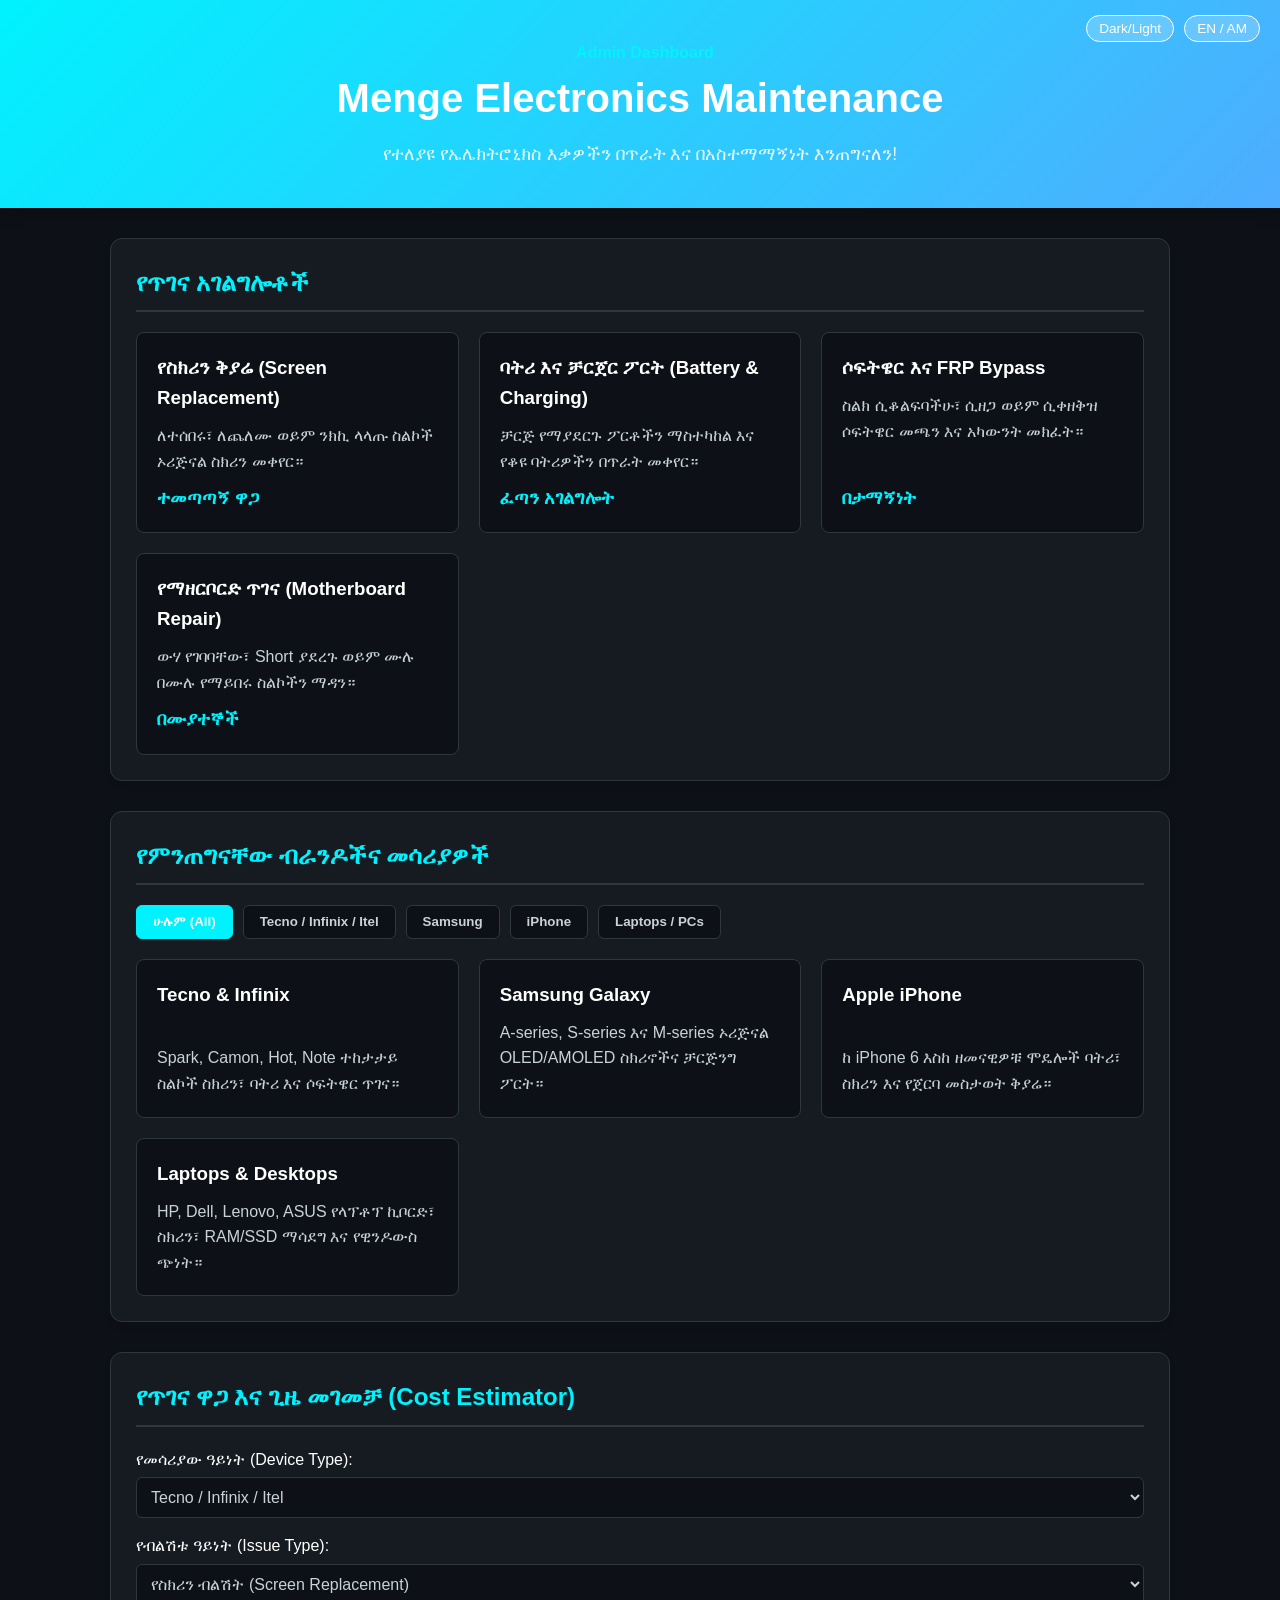
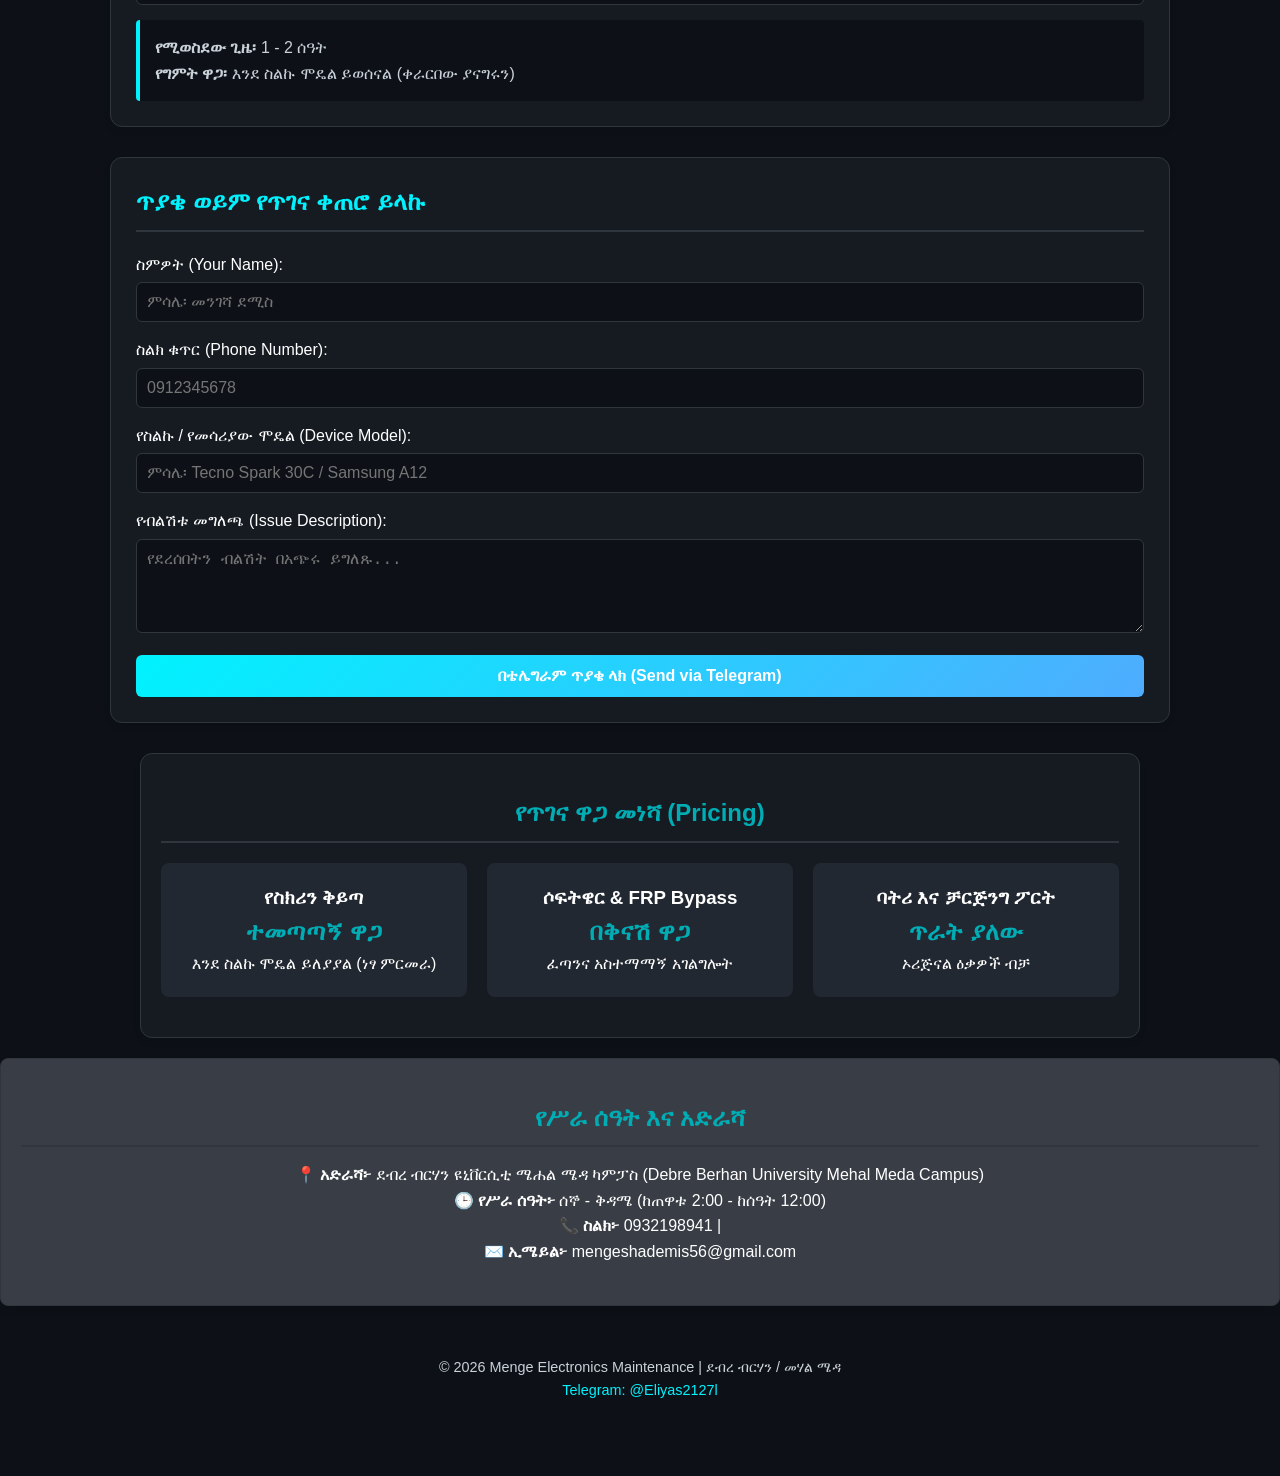
<file: index.html>
<!DOCTYPE html>
<html lang="am">
<head><meta name="google-site-verification" content="opJY-JzjU0RrLNpczs0YMcgzYXHsgHi6a5uOU_qYP2U" />
    <meta charset="UTF-8">
    <meta name="viewport" content="width=device-width, initial-scale=1.0"><!-- SEO Meta Tags -->
    <meta name="description" content="Menge Electronics Maintenance - በደብረ ብርሃን ዩኒቨርሲቲ ሜሐል ሜዳ ካምፓስ የሞባይል፣ ላፕቶፕ፣ ስክሪን እና ሶፍትዌር ጥገና አገልግሎት።">
    <meta name="keywords" content="Menge Electronics, Menge Maintenance, Debre Berhan University, Mehal Meda, Phone repair, Screen replacement, FRP bypass, Laptop repair">
    <meta name="author" content="Mengesha Demis">
    <meta name="robots" content="index, follow">
    <title>Menge Electronics Maintenance</title>
    <style>
        :root {
            --bg-color: #0d1117;
            --card-bg: #161b22;
            --text-color: #c9d1d9;
            --text-heading: #ffffff;
            --accent-color: #00f2fe;
            --accent-secondary: #4facfe;
            --border-color: #30363d;
            --font-main: 'Segoe UI', Tahoma, Geneva, Verdana, sans-serif;
        }

        [data-theme="light"] {
            --bg-color: #f4f6f9;
            --card-bg: #ffffff;
            --text-color: #24292e;
            --text-heading: #000000;
            --accent-color: #0052d4;
            --accent-secondary: #4364f7;
            --border-color: #e1e4e8;
        }

        * {
            box-sizing: border-box;
            margin: 0;
            padding: 0;
            transition: background-color 0.3s, color 0.3s;
        }

        body {
            font-family: var(--font-main);
            background-color: var(--bg-color);
            color: var(--text-color);
            line-height: 1.6;
            padding-bottom: 50px;
        }

        header {
            background: linear-gradient(135deg, var(--accent-color), var(--accent-secondary));
            color: #fff;
            padding: 40px 20px;
            text-align: center;
            position: relative;
            box-shadow: 0 4px 15px rgba(0,0,0,0.3);
        }

        header h1 {
            font-size: 2.5rem;
            margin-bottom: 10px;
            color: #fff;
        }

        header p {
            font-size: 1.1rem;
            opacity: 0.9;
        }

        .controls {
            position: absolute;
            top: 15px;
            right: 20px;
            display: flex;
            gap: 10px;
        }

        .btn-ctrl {
            background: rgba(255,255,255,0.2);
            border: 1px solid #fff;
            color: #fff;
            padding: 5px 12px;
            border-radius: 20px;
            cursor: pointer;
            font-size: 0.85rem;
        }

        .btn-ctrl:hover {
            background: rgba(255,255,255,0.4);
        }

        .container {
            max-width: 1100px;
            margin: 30px auto;
            padding: 0 20px;
        }

        section {
            background: var(--card-bg);
            border: 1px solid var(--border-color);
            border-radius: 12px;
            padding: 25px;
            margin-bottom: 30px;
            box-shadow: 0 4px 6px rgba(0,0,0,0.1);
        }

        h2 {
            color: var(--accent-color);
            margin-bottom: 20px;
            border-bottom: 2px solid var(--border-color);
            padding-bottom: 8px;
            font-size: 1.5rem;
        }

        /* Filter Controls */
        .filter-buttons {
            display: flex;
            flex-wrap: wrap;
            gap: 10px;
            margin-bottom: 20px;
        }

        .filter-btn {
            background: var(--bg-color);
            color: var(--text-color);
            border: 1px solid var(--border-color);
            padding: 8px 16px;
            border-radius: 6px;
            cursor: pointer;
            font-weight: bold;
        }

        .filter-btn.active, .filter-btn:hover {
            background: var(--accent-color);
            color: #fff;
            border-color: var(--accent-color);
        }

        /* Service & Device Cards Grid */
        .grid {
            display: grid;
            grid-template-columns: repeat(auto-fit, minmax(280px, 1fr));
            gap: 20px;
        }

        .card {
            background: var(--bg-color);
            border: 1px solid var(--border-color);
            border-radius: 8px;
            padding: 20px;
            display: flex;
            flex-direction: column;
            justify-content: space-between;
        }

        .card h3 {
            color: var(--text-heading);
            margin-bottom: 10px;
        }

        .card .price {
            color: var(--accent-color);
            font-weight: bold;
            font-size: 1.1rem;
            margin-top: 10px;
        }

        /* Form & Estimator Styles */
        .form-group {
            margin-bottom: 15px;
        }

        label {
            display: block;
            margin-bottom: 5px;
            color: var(--text-heading);
            font-weight: 500;
        }

        input, select, textarea {
            width: 100%;
            padding: 10px;
            background: var(--bg-color);
            border: 1px solid var(--border-color);
            color: var(--text-color);
            border-radius: 6px;
            font-size: 1rem;
        }

        input:focus, select:focus, textarea:focus {
            outline: none;
            border-color: var(--accent-color);
        }

        .btn-submit {
            background: linear-gradient(135deg, var(--accent-color), var(--accent-secondary));
            color: #fff;
            border: none;
            padding: 12px 20px;
            border-radius: 6px;
            cursor: pointer;
            font-size: 1rem;
            font-weight: bold;
            width: 100%;
        }

        .btn-submit:hover {
            opacity: 0.9;
        }

        .estimate-result {
            margin-top: 15px;
            padding: 15px;
            background: var(--bg-color);
            border-left: 4px solid var(--accent-color);
            border-radius: 4px;
        }

        footer {
            text-align: center;
            padding: 20px;
            color: var(--text-color);
            font-size: 0.9rem;
        }

        a {
            color: var(--accent-color);
            text-decoration: none;
        }

        a:hover {
            text-decoration: underline;
        }
    </style>
</head>
<body>

    <header>
        <div class="controls">
            <button class="btn-ctrl" onclick="toggleTheme()">Dark/Light</button>
            <button class="btn-ctrl" onclick="toggleLanguage()">EN / AM</button>
        </div>
        <a href="admin.html" style="color: var(--accent-color); font-weight: bold; margin-left: 10px;">Admin Dashboard</a>
        <h1 id="title">Menge Electronics Maintenance</h1>
        <p id="subtitle">የተለያዩ የኤሌክትሮኒክስ እቃዎችን በጥራት እና በአስተማማኝነት እንጠግናለን!</p>
    </header>

    <div class="container">

        <!-- 1. የምንሰጣቸው አገልግሎቶች -->
        <section>
            <h2 id="sec-services">የጥገና አገልግሎቶች</h2>
            <div class="grid">
                <div class="card">
                    <div>
                        <h3 id="srv1-title">የስክሪን ቅያሬ (Screen Replacement)</h3>
                        <p id="srv1-desc">ለተሰበሩ፣ ለጨለሙ ወይም ንክኪ ላላጡ ስልኮች ኦሪጅናል ስክሪን መቀየር።</p>
                    </div>
                    <div class="price">ተመጣጣኝ ዋጋ</div>
                </div>
                <div class="card">
                    <div>
                        <h3 id="srv2-title">ባትሪ እና ቻርጀር ፖርት (Battery & Charging)</h3>
                        <p id="srv2-desc">ቻርጅ የማያደርጉ ፖርቶችን ማስተካከል እና የቆዩ ባትሪዎችን በጥራት መቀየር።</p>
                    </div>
                    <div class="price">ፈጣን አገልግሎት</div>
                </div>
                <div class="card">
                    <div>
                        <h3 id="srv3-title">ሶፍትዌር እና FRP Bypass</h3>
                        <p id="srv3-desc">ስልክ ሲቆልፍባችሁ፣ ሲዘጋ ወይም ሲቀዘቅዝ ሶፍትዌር መጫን እና አካውንት መክፈት።</p>
                    </div>
                    <div class="price">በታማኝነት</div>
                </div>
                <div class="card">
                    <div>
                        <h3 id="srv4-title">የማዘርቦርድ ጥገና (Motherboard Repair)</h3>
                        <p id="srv4-desc">ውሃ የገባባቸው፣ Short ያደረጉ ወይም ሙሉ በሙሉ የማይበሩ ስልኮችን ማዳን።</p>
                    </div>
                    <div class="price">በሙያተኞች</div>
                </div>
            </div>
        </section>

        <!-- 2. የምንጠግናቸው የኤሌክትሮኒክስ ዓይነቶች -->
        <section>
            <h2 id="sec-brands">የምንጠግናቸው ብራንዶችና መሳሪያዎች</h2>
            <div class="filter-buttons">
                <button class="filter-btn active" onclick="filterBrands('all')">ሁሉም (All)</button>
                <button class="filter-btn" onclick="filterBrands('tecno')">Tecno / Infinix / Itel</button>
                <button class="filter-btn" onclick="filterBrands('samsung')">Samsung</button>
                <button class="filter-btn" onclick="filterBrands('iphone')">iPhone</button>
                <button class="filter-btn" onclick="filterBrands('laptop')">Laptops / PCs</button>
            </div>
            
            <div class="grid" id="brand-grid">
                <div class="card brand-item tecno">
                    <h3>Tecno & Infinix</h3>
                    <p>Spark, Camon, Hot, Note ተከታታይ ስልኮች ስክሪን፣ ባትሪ እና ሶፍትዌር ጥገና።</p>
                </div>
                <div class="card brand-item samsung">
                    <h3>Samsung Galaxy</h3>
                    <p>A-series, S-series እና M-series ኦሪጅናል OLED/AMOLED ስክሪኖችና ቻርጅንግ ፖርት።</p>
                </div>
                <div class="card brand-item iphone">
                    <h3>Apple iPhone</h3>
                    <p>ከ iPhone 6 እስከ ዘመናዊዎቹ ሞዴሎች ባትሪ፣ ስክሪን እና የጀርባ መስታወት ቅያሬ።</p>
                </div>
                <div class="card brand-item laptop">
                    <h3>Laptops & Desktops</h3>
                    <p>HP, Dell, Lenovo, ASUS የላፕቶፕ ኪቦርድ፣ ስክሪን፣ RAM/SSD ማሳደግ እና የዊንዶውስ ጭነት።</p>
                </div>
            </div>
        </section>

        <!-- 3. የዋጋ እና ጊዜ መገመቻ Calculator -->
        <section>
            <h2 id="sec-calc">የጥገና ዋጋ እና ጊዜ መገመቻ (Cost Estimator)</h2>
            <div class="form-group">
                <label id="lbl-devtype">የመሳሪያው ዓይነት (Device Type):</label>
                <select id="calc-device" onchange="calculateEstimate()">
                    <option value="tecno">Tecno / Infinix / Itel</option>
                    <option value="samsung">Samsung</option>
                    <option value="iphone">iPhone</option>
                    <option value="laptop">Laptop / PC</option>
                </select>
            </div>
            <div class="form-group">
                <label id="lbl-issue">የብልሽቱ ዓይነት (Issue Type):</label>
                <select id="calc-issue" onchange="calculateEstimate()">
                    <option value="screen">የስክሪን ብልሽት (Screen Replacement)</option>
                    <option value="battery">የባትሪ / ቻርጀር ፖርት (Battery/Charging)</option>
                    <option value="software">የሶፍትዌር ችግር (Software / FRP)</option>
                    <option value="board">የማዘርቦርድ / የውሃ አደጋ (Motherboard Issue)</option>
                </select>
            </div>
            <div class="estimate-result" id="estimate-output">
                <strong>የሚወስደው ጊዜ፡</strong> 1 - 2 ሰዓት <br>
                <strong>የግምት ዋጋ፡</strong> እንደ ስልኩ ሞዴል ይወሰናል (ቀራርበው ያናግሩን)
            </div>
        </section>

        <!-- 4. የጥገና ቀጠሮ እና ጥያቄ መላኪያ -->
        <section>
            <h2 id="sec-contact">ጥያቄ ወይም የጥገና ቀጠሮ ይላኩ</h2>
            <form onsubmit="sendTelegram(event)">
                <div class="form-group">
                    <label id="lbl-name">ስምዎት (Your Name):</label>
                    <input type="text" id="cust-name" required placeholder="ምሳሌ፡ መንገሻ ደሚስ">
                </div>
                <div class="form-group">
                    <label id="lbl-phone">ስልክ ቁጥር (Phone Number):</label>
                    <input type="tel" id="cust-phone" required placeholder="0912345678">
                </div>
                <div class="form-group">
                    <label id="lbl-model">የስልኩ / የመሳሪያው ሞዴል (Device Model):</label>
                    <input type="text" id="cust-model" placeholder="ምሳሌ፡ Tecno Spark 30C / Samsung A12">
                </div>
                <div class="form-group">
                    <label id="lbl-desc">የብልሽቱ መግለጫ (Issue Description):</label>
                    <textarea id="cust-msg" rows="4" placeholder="የደረሰበትን ብልሽት በአጭሩ ይግለጹ..."></textarea>
                </div>
                <button type="submit" class="btn-submit" id="btn-send">በቴሌግራም ጥያቄ ላክ (Send via Telegram)</button>
            </form>
        </section>

    </div>
<!-- የጥገና ዋጋ እና አድራሻ (Pricing & Location) -->
<section class="pricing-section" style="padding: 40px 20px; max-width: 1000px; margin: auto;">
    <h2 style="text-align: center; color: #00adb5; margin-bottom: 20px;">የጥገና ዋጋ መነሻ (Pricing)</h2>
    <div style="display: flex; gap: 20px; flex-wrap: wrap; justify-content: center;">
        <div style="background: #222831; padding: 20px; border-radius: 8px; flex: 1; min-width: 250px; text-align: center; color: white;">
            <h3>የስክሪን ቅይጣ</h3>
            <p style="font-size: 24px; color: #00adb5; font-weight: bold;">ተመጣጣኝ ዋጋ</p>
            <p>እንደ ስልኩ ሞዴል ይለያያል (ነፃ ምርመራ)</p>
        </div>
        <div style="background: #222831; padding: 20px; border-radius: 8px; flex: 1; min-width: 250px; text-align: center; color: white;">
            <h3>ሶፍትዌር & FRP Bypass</h3>
            <p style="font-size: 24px; color: #00adb5; font-weight: bold;">በቅናሽ ዋጋ</p>
            <p>ፈጣንና አስተማማኝ አገልግሎት</p>
        </div>
        <div style="background: #222831; padding: 20px; border-radius: 8px; flex: 1; min-width: 250px; text-align: center; color: white;">
            <h3>ባትሪ እና ቻርጅንግ ፖርት</h3>
            <p style="font-size: 24px; color: #00adb5; font-weight: bold;">ጥራት ያለው</p>
            <p>ኦሪጅናል ዕቃዎች ብቻ</p>
        </div>
    </div>
</section>

<section class="info-section" style="background: #393e46; padding: 40px 20px; color: white; text-align: center; margin-top: 20px; border-radius: 8px;">
    <h2 style="color: #00adb5; margin-bottom: 15px;">የሥራ ሰዓት እና አድራሻ</h2>
    <p><strong>📍 አድራሻ፦</strong> ደብረ ብርሃን ዩኒቨርሲቲ ሜሐል ሜዳ ካምፓስ (Debre Berhan University Mehal Meda Campus)</p>
    <p><strong>🕒 የሥራ ሰዓት፦</strong> ሰኞ - ቅዳሜ (ከጠዋቱ 2:00 - ከሰዓት 12:00)</p>
    <p><strong>📞 ስልክ፦</strong> 0932198941 |
    <p><strong>✉️ ኢሜይል፦</strong> mengeshademis56@gmail.com</p>
</section>
    <footer>
        <p>&copy; 2026 Menge Electronics Maintenance | ደብረ ብርሃን / መሃል ሜዳ</p>
        <p><a href="https://t.me/Eliyas2127" target="_blank">Telegram: @Eliyas2127l</a></p>
    </footer>

    <script>
        // Language State & Content
        let currentLang = 'am';
        const langData = {
            am: {
                title: "Menge Electronics Maintenance",
                subtitle: "የተለያዩ የኤሌክትሮኒክስ እቃዎችን በጥራት እና በአስተማማኝነት እንጠግናለን!",
                secServices: "የጥገና አገልግሎቶች",
                secBrands: "የምንጠግናቸው ብራንዶችና መሳሪያዎች",
                secCalc: "የጥገና ዋጋ እና ጊዜ መገመቻ (Cost Estimator)",
                secContact: "ጥያቄ ወይም የጥገና ቀጠሮ ይላኩ",
                lblDevtype: "የመሳሪያው ዓይነት (Device Type):",
                lblIssue: "የብልሽቱ ዓይነት (Issue Type):",
                lblName: "ስምዎት (Your Name):",
                lblPhone: "ስልክ ቁጥር (Phone Number):",
                lblModel: "የስልኩ / የመሳሪያው ሞዴል (Device Model):",
                lblDesc: "የብልሽቱ መግለጫ (Issue Description):",
                btnSend: "በቴሌግራም ጥያቄ ላክ (Send via Telegram)"
            },
            en: {
                title: "Menge Electronics Maintenance",
                subtitle: "Professional & Reliable Electronics Repair Services!",
                secServices: "Our Repair Services",
                secBrands: "Supported Brands & Devices",
                secCalc: "Repair Cost & Time Estimator",
                secContact: "Book a Repair or Send Inquiry",
                lblDevtype: "Device Type:",
                lblIssue: "Issue Type:",
                lblName: "Your Name:",
                lblPhone: "Phone Number:",
                lblModel: "Device Model:",
                lblDesc: "Issue Description:",
                btnSend: "Send via Telegram"
            }
        };

        function toggleLanguage() {
            currentLang = currentLang === 'am' ? 'en' : 'am';
            const data = langData[currentLang];
            document.getElementById('title').innerText = data.title;
            document.getElementById('subtitle').innerText = data.subtitle;
            document.getElementById('sec-services').innerText = data.secServices;
            document.getElementById('sec-brands').innerText = data.secBrands;
            document.getElementById('sec-calc').innerText = data.secCalc;
            document.getElementById('sec-contact').innerText = data.secContact;
            document.getElementById('lbl-devtype').innerText = data.lblDevtype;
            document.getElementById('lbl-issue').innerText = data.lblIssue;
            document.getElementById('lbl-name').innerText = data.lblName;
            document.getElementById('lbl-phone').innerText = data.lblPhone;
            document.getElementById('lbl-model').innerText = data.lblModel;
            document.getElementById('lbl-desc').innerText = data.lblDesc;
            document.getElementById('btn-send').innerText = data.btnSend;
        }

        // Theme Switcher
        function toggleTheme() {
            const body = document.body;
            if (body.getAttribute('data-theme') === 'light') {
                body.removeAttribute('data-theme');
            } else {
                body.setAttribute('data-theme', 'light');
            }
        }

        // Brand Filter Function
        function filterBrands(category) {
            const items = document.querySelectorAll('.brand-item');
            const btns = document.querySelectorAll('.filter-btn');
            
            btns.forEach(btn => btn.classList.remove('active'));
            event.target.classList.add('active');

            items.forEach(item => {
                if (category === 'all' || item.classList.contains(category)) {
                    item.style.display = 'block';
                } else {
                    item.style.display = 'none';
                }
            });
        }

        // Estimator Calculation
        function calculateEstimate() {
            const device = document.getElementById('calc-device').value;
            const issue = document.getElementById('calc-issue').value;
            const output = document.getElementById('estimate-output');

            let time = "1 - 2 ሰዓት";
            let note = "እንደ ሞዴሉ ይለያያል";

            if (issue === 'screen') {
                time = "30 ደቂቃ - 1:30 ሰዓት";
            } else if (issue === 'software') {
                time = "20 - 45 ደቂቃ";
            } else if (issue === 'board') {
                time = "1 - 2 ቀን (ዝርዝር ምርመራ ያስፈልገዋል)";
            }

            if (currentLang === 'en') {
                output.innerHTML = `<strong>Estimated Time:</strong> ${time}<br><strong>Note:</strong> Exact price depends on specific model parts.`;
            } else {
                output.innerHTML = `<strong>የሚወስደው ግምታዊ ጊዜ፡</strong> ${time}<br><strong>ማስታወሻ፡</strong> ትክክለኛ ዋጋ እንደ እቃው እና ሞዴሉ ይወሰናል፤ በአካል ወይም በስልክ ያናግሩን።`;
            }
        }

        // Telegram Direct Link Integration
        function sendTelegram(e) {
            e.preventDefault();
            const name = document.getElementById('cust-name').value;
            const phone = document.getElementById('cust-phone').value;
            const model = document.getElementById('cust-model').value;
            const msg = document.getElementById('cust-msg').value;

            const text = `ሰላም Menge Electronics!%0A%0A*የጥገና ጥያቄ፡*%0A- *ስም:* ${name}%0A- *ስልክ:* ${phone}%0A- *ሞዴል:* ${model}%0A- *የብልሽት መግለጫ:* ${msg}`;
            
            // Telegram URL scheme
            window.open(`https://t.me/Eliyas2127?text=${text}`, '_blank');
        }
    </script>
</body>
</html>
</file>
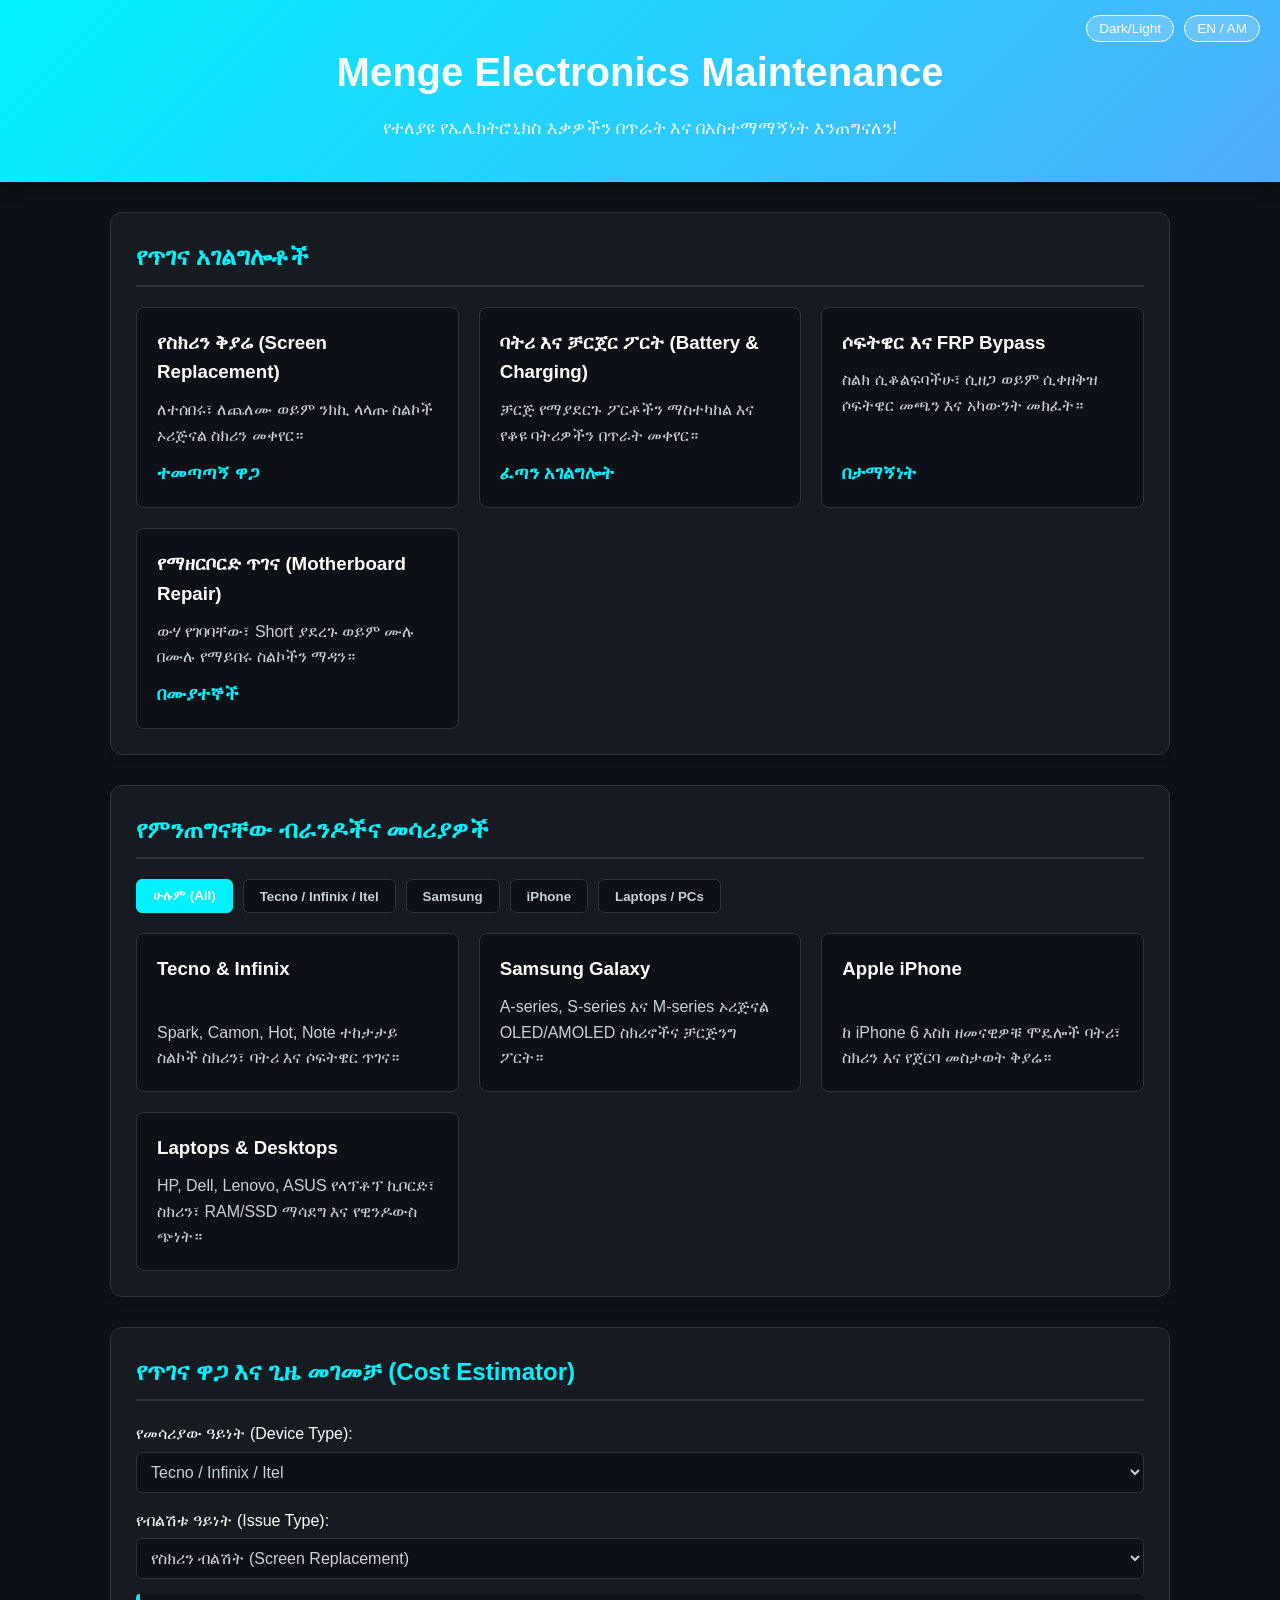
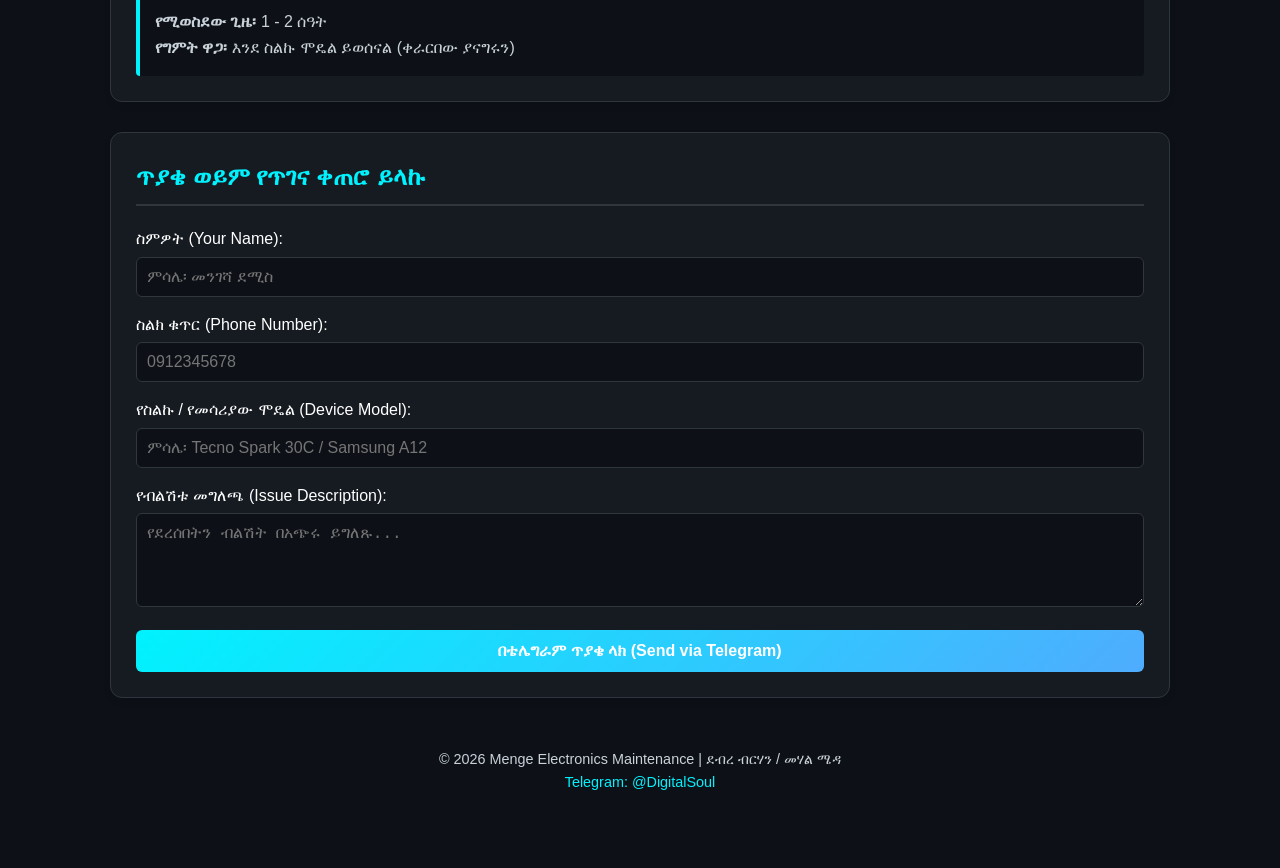
<file: mengeelectronics-1792746371768.html>
<!DOCTYPE html>
<html lang="am">
<head>
    <meta charset="UTF-8">
    <meta name="viewport" content="width=device-width, initial-scale=1.0">
    <title>Menge Electronics Maintenance</title>
    <style>
        :root {
            --bg-color: #0d1117;
            --card-bg: #161b22;
            --text-color: #c9d1d9;
            --text-heading: #ffffff;
            --accent-color: #00f2fe;
            --accent-secondary: #4facfe;
            --border-color: #30363d;
            --font-main: 'Segoe UI', Tahoma, Geneva, Verdana, sans-serif;
        }

        [data-theme="light"] {
            --bg-color: #f4f6f9;
            --card-bg: #ffffff;
            --text-color: #24292e;
            --text-heading: #000000;
            --accent-color: #0052d4;
            --accent-secondary: #4364f7;
            --border-color: #e1e4e8;
        }

        * {
            box-sizing: border-box;
            margin: 0;
            padding: 0;
            transition: background-color 0.3s, color 0.3s;
        }

        body {
            font-family: var(--font-main);
            background-color: var(--bg-color);
            color: var(--text-color);
            line-height: 1.6;
            padding-bottom: 50px;
        }

        header {
            background: linear-gradient(135deg, var(--accent-color), var(--accent-secondary));
            color: #fff;
            padding: 40px 20px;
            text-align: center;
            position: relative;
            box-shadow: 0 4px 15px rgba(0,0,0,0.3);
        }

        header h1 {
            font-size: 2.5rem;
            margin-bottom: 10px;
            color: #fff;
        }

        header p {
            font-size: 1.1rem;
            opacity: 0.9;
        }

        .controls {
            position: absolute;
            top: 15px;
            right: 20px;
            display: flex;
            gap: 10px;
        }

        .btn-ctrl {
            background: rgba(255,255,255,0.2);
            border: 1px solid #fff;
            color: #fff;
            padding: 5px 12px;
            border-radius: 20px;
            cursor: pointer;
            font-size: 0.85rem;
        }

        .btn-ctrl:hover {
            background: rgba(255,255,255,0.4);
        }

        .container {
            max-width: 1100px;
            margin: 30px auto;
            padding: 0 20px;
        }

        section {
            background: var(--card-bg);
            border: 1px solid var(--border-color);
            border-radius: 12px;
            padding: 25px;
            margin-bottom: 30px;
            box-shadow: 0 4px 6px rgba(0,0,0,0.1);
        }

        h2 {
            color: var(--accent-color);
            margin-bottom: 20px;
            border-bottom: 2px solid var(--border-color);
            padding-bottom: 8px;
            font-size: 1.5rem;
        }

        /* Filter Controls */
        .filter-buttons {
            display: flex;
            flex-wrap: wrap;
            gap: 10px;
            margin-bottom: 20px;
        }

        .filter-btn {
            background: var(--bg-color);
            color: var(--text-color);
            border: 1px solid var(--border-color);
            padding: 8px 16px;
            border-radius: 6px;
            cursor: pointer;
            font-weight: bold;
        }

        .filter-btn.active, .filter-btn:hover {
            background: var(--accent-color);
            color: #fff;
            border-color: var(--accent-color);
        }

        /* Service & Device Cards Grid */
        .grid {
            display: grid;
            grid-template-columns: repeat(auto-fit, minmax(280px, 1fr));
            gap: 20px;
        }

        .card {
            background: var(--bg-color);
            border: 1px solid var(--border-color);
            border-radius: 8px;
            padding: 20px;
            display: flex;
            flex-direction: column;
            justify-content: space-between;
        }

        .card h3 {
            color: var(--text-heading);
            margin-bottom: 10px;
        }

        .card .price {
            color: var(--accent-color);
            font-weight: bold;
            font-size: 1.1rem;
            margin-top: 10px;
        }

        /* Form & Estimator Styles */
        .form-group {
            margin-bottom: 15px;
        }

        label {
            display: block;
            margin-bottom: 5px;
            color: var(--text-heading);
            font-weight: 500;
        }

        input, select, textarea {
            width: 100%;
            padding: 10px;
            background: var(--bg-color);
            border: 1px solid var(--border-color);
            color: var(--text-color);
            border-radius: 6px;
            font-size: 1rem;
        }

        input:focus, select:focus, textarea:focus {
            outline: none;
            border-color: var(--accent-color);
        }

        .btn-submit {
            background: linear-gradient(135deg, var(--accent-color), var(--accent-secondary));
            color: #fff;
            border: none;
            padding: 12px 20px;
            border-radius: 6px;
            cursor: pointer;
            font-size: 1rem;
            font-weight: bold;
            width: 100%;
        }

        .btn-submit:hover {
            opacity: 0.9;
        }

        .estimate-result {
            margin-top: 15px;
            padding: 15px;
            background: var(--bg-color);
            border-left: 4px solid var(--accent-color);
            border-radius: 4px;
        }

        footer {
            text-align: center;
            padding: 20px;
            color: var(--text-color);
            font-size: 0.9rem;
        }

        a {
            color: var(--accent-color);
            text-decoration: none;
        }

        a:hover {
            text-decoration: underline;
        }
    </style>
</head>
<body>

    <header>
        <div class="controls">
            <button class="btn-ctrl" onclick="toggleTheme()">Dark/Light</button>
            <button class="btn-ctrl" onclick="toggleLanguage()">EN / AM</button>
        </div>
        <h1 id="title">Menge Electronics Maintenance</h1>
        <p id="subtitle">የተለያዩ የኤሌክትሮኒክስ እቃዎችን በጥራት እና በአስተማማኝነት እንጠግናለን!</p>
    </header>

    <div class="container">

        <!-- 1. የምንሰጣቸው አገልግሎቶች -->
        <section>
            <h2 id="sec-services">የጥገና አገልግሎቶች</h2>
            <div class="grid">
                <div class="card">
                    <div>
                        <h3 id="srv1-title">የስክሪን ቅያሬ (Screen Replacement)</h3>
                        <p id="srv1-desc">ለተሰበሩ፣ ለጨለሙ ወይም ንክኪ ላላጡ ስልኮች ኦሪጅናል ስክሪን መቀየር።</p>
                    </div>
                    <div class="price">ተመጣጣኝ ዋጋ</div>
                </div>
                <div class="card">
                    <div>
                        <h3 id="srv2-title">ባትሪ እና ቻርጀር ፖርት (Battery & Charging)</h3>
                        <p id="srv2-desc">ቻርጅ የማያደርጉ ፖርቶችን ማስተካከል እና የቆዩ ባትሪዎችን በጥራት መቀየር።</p>
                    </div>
                    <div class="price">ፈጣን አገልግሎት</div>
                </div>
                <div class="card">
                    <div>
                        <h3 id="srv3-title">ሶፍትዌር እና FRP Bypass</h3>
                        <p id="srv3-desc">ስልክ ሲቆልፍባችሁ፣ ሲዘጋ ወይም ሲቀዘቅዝ ሶፍትዌር መጫን እና አካውንት መክፈት።</p>
                    </div>
                    <div class="price">በታማኝነት</div>
                </div>
                <div class="card">
                    <div>
                        <h3 id="srv4-title">የማዘርቦርድ ጥገና (Motherboard Repair)</h3>
                        <p id="srv4-desc">ውሃ የገባባቸው፣ Short ያደረጉ ወይም ሙሉ በሙሉ የማይበሩ ስልኮችን ማዳን።</p>
                    </div>
                    <div class="price">በሙያተኞች</div>
                </div>
            </div>
        </section>

        <!-- 2. የምንጠግናቸው የኤሌክትሮኒክስ ዓይነቶች -->
        <section>
            <h2 id="sec-brands">የምንጠግናቸው ብራንዶችና መሳሪያዎች</h2>
            <div class="filter-buttons">
                <button class="filter-btn active" onclick="filterBrands('all')">ሁሉም (All)</button>
                <button class="filter-btn" onclick="filterBrands('tecno')">Tecno / Infinix / Itel</button>
                <button class="filter-btn" onclick="filterBrands('samsung')">Samsung</button>
                <button class="filter-btn" onclick="filterBrands('iphone')">iPhone</button>
                <button class="filter-btn" onclick="filterBrands('laptop')">Laptops / PCs</button>
            </div>
            
            <div class="grid" id="brand-grid">
                <div class="card brand-item tecno">
                    <h3>Tecno & Infinix</h3>
                    <p>Spark, Camon, Hot, Note ተከታታይ ስልኮች ስክሪን፣ ባትሪ እና ሶፍትዌር ጥገና።</p>
                </div>
                <div class="card brand-item samsung">
                    <h3>Samsung Galaxy</h3>
                    <p>A-series, S-series እና M-series ኦሪጅናል OLED/AMOLED ስክሪኖችና ቻርጅንግ ፖርት።</p>
                </div>
                <div class="card brand-item iphone">
                    <h3>Apple iPhone</h3>
                    <p>ከ iPhone 6 እስከ ዘመናዊዎቹ ሞዴሎች ባትሪ፣ ስክሪን እና የጀርባ መስታወት ቅያሬ።</p>
                </div>
                <div class="card brand-item laptop">
                    <h3>Laptops & Desktops</h3>
                    <p>HP, Dell, Lenovo, ASUS የላፕቶፕ ኪቦርድ፣ ስክሪን፣ RAM/SSD ማሳደግ እና የዊንዶውስ ጭነት።</p>
                </div>
            </div>
        </section>

        <!-- 3. የዋጋ እና ጊዜ መገመቻ Calculator -->
        <section>
            <h2 id="sec-calc">የጥገና ዋጋ እና ጊዜ መገመቻ (Cost Estimator)</h2>
            <div class="form-group">
                <label id="lbl-devtype">የመሳሪያው ዓይነት (Device Type):</label>
                <select id="calc-device" onchange="calculateEstimate()">
                    <option value="tecno">Tecno / Infinix / Itel</option>
                    <option value="samsung">Samsung</option>
                    <option value="iphone">iPhone</option>
                    <option value="laptop">Laptop / PC</option>
                </select>
            </div>
            <div class="form-group">
                <label id="lbl-issue">የብልሽቱ ዓይነት (Issue Type):</label>
                <select id="calc-issue" onchange="calculateEstimate()">
                    <option value="screen">የስክሪን ብልሽት (Screen Replacement)</option>
                    <option value="battery">የባትሪ / ቻርጀር ፖርት (Battery/Charging)</option>
                    <option value="software">የሶፍትዌር ችግር (Software / FRP)</option>
                    <option value="board">የማዘርቦርድ / የውሃ አደጋ (Motherboard Issue)</option>
                </select>
            </div>
            <div class="estimate-result" id="estimate-output">
                <strong>የሚወስደው ጊዜ፡</strong> 1 - 2 ሰዓት <br>
                <strong>የግምት ዋጋ፡</strong> እንደ ስልኩ ሞዴል ይወሰናል (ቀራርበው ያናግሩን)
            </div>
        </section>

        <!-- 4. የጥገና ቀጠሮ እና ጥያቄ መላኪያ -->
        <section>
            <h2 id="sec-contact">ጥያቄ ወይም የጥገና ቀጠሮ ይላኩ</h2>
            <form onsubmit="sendTelegram(event)">
                <div class="form-group">
                    <label id="lbl-name">ስምዎት (Your Name):</label>
                    <input type="text" id="cust-name" required placeholder="ምሳሌ፡ መንገሻ ደሚስ">
                </div>
                <div class="form-group">
                    <label id="lbl-phone">ስልክ ቁጥር (Phone Number):</label>
                    <input type="tel" id="cust-phone" required placeholder="0912345678">
                </div>
                <div class="form-group">
                    <label id="lbl-model">የስልኩ / የመሳሪያው ሞዴል (Device Model):</label>
                    <input type="text" id="cust-model" placeholder="ምሳሌ፡ Tecno Spark 30C / Samsung A12">
                </div>
                <div class="form-group">
                    <label id="lbl-desc">የብልሽቱ መግለጫ (Issue Description):</label>
                    <textarea id="cust-msg" rows="4" placeholder="የደረሰበትን ብልሽት በአጭሩ ይግለጹ..."></textarea>
                </div>
                <button type="submit" class="btn-submit" id="btn-send">በቴሌግራም ጥያቄ ላክ (Send via Telegram)</button>
            </form>
        </section>

    </div>

    <footer>
        <p>&copy; 2026 Menge Electronics Maintenance | ደብረ ብርሃን / መሃል ሜዳ</p>
        <p><a href="https://t.me/DigitalSoul" target="_blank">Telegram: @DigitalSoul</a></p>
    </footer>

    <script>
        // Language State & Content
        let currentLang = 'am';
        const langData = {
            am: {
                title: "Menge Electronics Maintenance",
                subtitle: "የተለያዩ የኤሌክትሮኒክስ እቃዎችን በጥራት እና በአስተማማኝነት እንጠግናለን!",
                secServices: "የጥገና አገልግሎቶች",
                secBrands: "የምንጠግናቸው ብራንዶችና መሳሪያዎች",
                secCalc: "የጥገና ዋጋ እና ጊዜ መገመቻ (Cost Estimator)",
                secContact: "ጥያቄ ወይም የጥገና ቀጠሮ ይላኩ",
                lblDevtype: "የመሳሪያው ዓይነት (Device Type):",
                lblIssue: "የብልሽቱ ዓይነት (Issue Type):",
                lblName: "ስምዎት (Your Name):",
                lblPhone: "ስልክ ቁጥር (Phone Number):",
                lblModel: "የስልኩ / የመሳሪያው ሞዴል (Device Model):",
                lblDesc: "የብልሽቱ መግለጫ (Issue Description):",
                btnSend: "በቴሌግራም ጥያቄ ላክ (Send via Telegram)"
            },
            en: {
                title: "Menge Electronics Maintenance",
                subtitle: "Professional & Reliable Electronics Repair Services!",
                secServices: "Our Repair Services",
                secBrands: "Supported Brands & Devices",
                secCalc: "Repair Cost & Time Estimator",
                secContact: "Book a Repair or Send Inquiry",
                lblDevtype: "Device Type:",
                lblIssue: "Issue Type:",
                lblName: "Your Name:",
                lblPhone: "Phone Number:",
                lblModel: "Device Model:",
                lblDesc: "Issue Description:",
                btnSend: "Send via Telegram"
            }
        };

        function toggleLanguage() {
            currentLang = currentLang === 'am' ? 'en' : 'am';
            const data = langData[currentLang];
            document.getElementById('title').innerText = data.title;
            document.getElementById('subtitle').innerText = data.subtitle;
            document.getElementById('sec-services').innerText = data.secServices;
            document.getElementById('sec-brands').innerText = data.secBrands;
            document.getElementById('sec-calc').innerText = data.secCalc;
            document.getElementById('sec-contact').innerText = data.secContact;
            document.getElementById('lbl-devtype').innerText = data.lblDevtype;
            document.getElementById('lbl-issue').innerText = data.lblIssue;
            document.getElementById('lbl-name').innerText = data.lblName;
            document.getElementById('lbl-phone').innerText = data.lblPhone;
            document.getElementById('lbl-model').innerText = data.lblModel;
            document.getElementById('lbl-desc').innerText = data.lblDesc;
            document.getElementById('btn-send').innerText = data.btnSend;
        }

        // Theme Switcher
        function toggleTheme() {
            const body = document.body;
            if (body.getAttribute('data-theme') === 'light') {
                body.removeAttribute('data-theme');
            } else {
                body.setAttribute('data-theme', 'light');
            }
        }

        // Brand Filter Function
        function filterBrands(category) {
            const items = document.querySelectorAll('.brand-item');
            const btns = document.querySelectorAll('.filter-btn');
            
            btns.forEach(btn => btn.classList.remove('active'));
            event.target.classList.add('active');

            items.forEach(item => {
                if (category === 'all' || item.classList.contains(category)) {
                    item.style.display = 'block';
                } else {
                    item.style.display = 'none';
                }
            });
        }

        // Estimator Calculation
        function calculateEstimate() {
            const device = document.getElementById('calc-device').value;
            const issue = document.getElementById('calc-issue').value;
            const output = document.getElementById('estimate-output');

            let time = "1 - 2 ሰዓት";
            let note = "እንደ ሞዴሉ ይለያያል";

            if (issue === 'screen') {
                time = "30 ደቂቃ - 1:30 ሰዓት";
            } else if (issue === 'software') {
                time = "20 - 45 ደቂቃ";
            } else if (issue === 'board') {
                time = "1 - 2 ቀን (ዝርዝር ምርመራ ያስፈልገዋል)";
            }

            if (currentLang === 'en') {
                output.innerHTML = `<strong>Estimated Time:</strong> ${time}<br><strong>Note:</strong> Exact price depends on specific model parts.`;
            } else {
                output.innerHTML = `<strong>የሚወስደው ግምታዊ ጊዜ፡</strong> ${time}<br><strong>ማስታወሻ፡</strong> ትክክለኛ ዋጋ እንደ እቃው እና ሞዴሉ ይወሰናል፤ በአካል ወይም በስልክ ያናግሩን።`;
            }
        }

        // Telegram Direct Link Integration
        function sendTelegram(e) {
            e.preventDefault();
            const name = document.getElementById('cust-name').value;
            const phone = document.getElementById('cust-phone').value;
            const model = document.getElementById('cust-model').value;
            const msg = document.getElementById('cust-msg').value;

            const text = `ሰላም Menge Electronics!%0A%0A*የጥገና ጥያቄ፡*%0A- *ስም:* ${name}%0A- *ስልክ:* ${phone}%0A- *ሞዴል:* ${model}%0A- *የብልሽት መግለጫ:* ${msg}`;
            
            // Telegram URL scheme
            window.open(`https://t.me/DigitalSoul?text=${text}`, '_blank');
        }
    </script>
</body>
</html>
</file>
